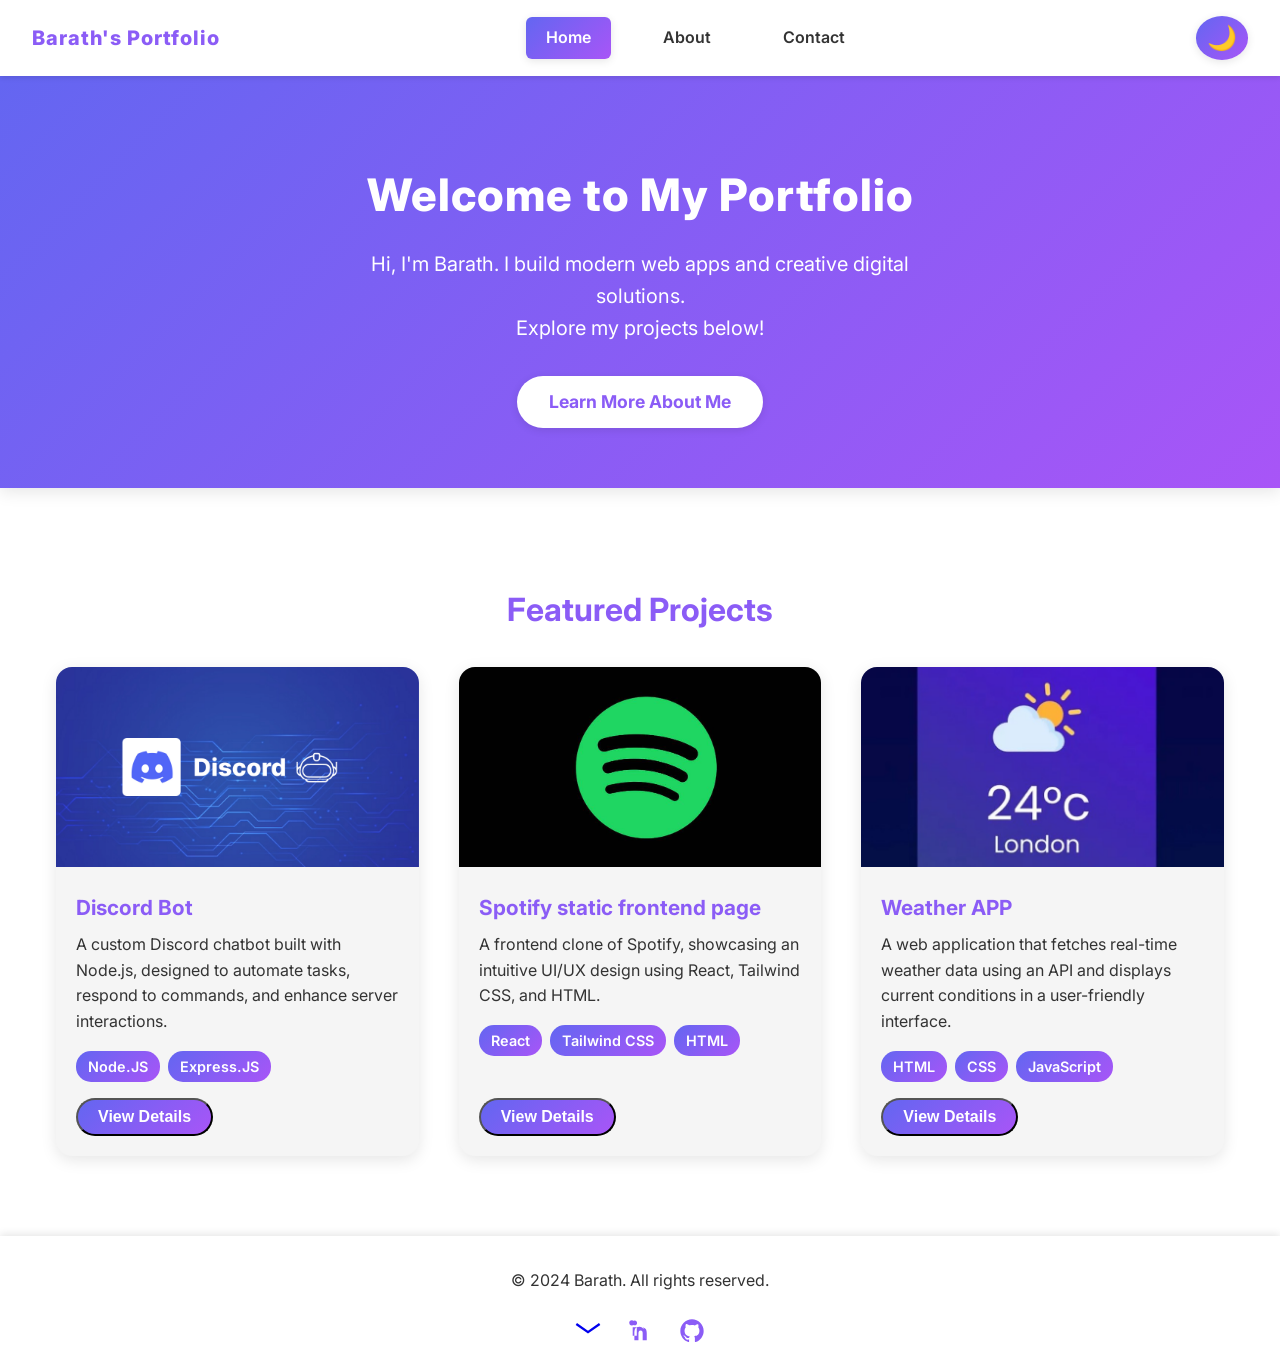
<file: index.html>
<!DOCTYPE html>
<html lang="en">
<head>
    <meta charset="UTF-8">
    <meta name="viewport" content="width=device-width, initial-scale=1.0">
    <title>Portfolio - Home</title>
    <link rel="stylesheet" href="style.css">
    <link href="https://fonts.googleapis.com/css2?family=Inter:wght@400;600;800&display=swap" rel="stylesheet">
</head>
<body>
    <nav class="navbar" aria-label="Main Navigation">
        <div class="nav-brand">
           
            <span class="brand-title">Barath's Portfolio</span>
        </div>
        <div class="nav-links">
            <a href="index.html" class="active" aria-current="page">Home</a>
            <a href="about.html">About</a>
            <a href="contact.html">Contact</a>
        </div>
        <button id="themeToggle" class="theme-toggle" aria-label="Toggle dark mode">
            🌙
        </button>
    </nav>

    <header class="hero">
        <div class="hero-content">
            <h1>Welcome to My Portfolio</h1>
            <p>Hi, I'm Barath. I build modern web apps and creative digital solutions.<br>Explore my projects below!</p>
            <a href="about.html" class="hero-btn">Learn More About Me</a>
        </div>
    </header>

    <main>
        <h2 class="section-title">Featured Projects</h2>
        <div class="projects-grid">
            <div class="project-card" tabindex="0" aria-haspopup="dialog" data-project="discord-bot">
                <div class="project-image">
                    <img src="./images/discord-bot.jpg" alt="Discord Bot project screenshot">
                </div>
                <div class="project-content">
                    <h3>Discord Bot</h3>
                    <p>A custom Discord chatbot built with Node.js, designed to automate tasks, respond to commands, and enhance server interactions.</p>
                    <div class="project-tech">
                        <span>Node.JS</span>
                        <span>Express.JS</span>
                    </div>
                    <button class="project-link" aria-label="View Discord Bot project details" data-modal="discord-bot">View Details</button>
                </div>
            </div>
            <div class="project-card" tabindex="0" aria-haspopup="dialog" data-project="spotify">
                <div class="project-image">
                    <img src="./images/spotify.jpg" alt="Spotify frontend clone screenshot">
                </div>
                <div class="project-content">
                    <h3>Spotify static frontend page</h3>
                    <p>A frontend clone of Spotify, showcasing an intuitive UI/UX design using React, Tailwind CSS, and HTML.</p>
                    <div class="project-tech">
                        <span>React</span>
                        <span>Tailwind CSS</span>
                        <span>HTML</span>
                    </div>
                    <button class="project-link" aria-label="View Spotify frontend project details" data-modal="spotify">View Details</button>
                </div>
            </div>
            <div class="project-card" tabindex="0" aria-haspopup="dialog" data-project="weatherapp">
                <div class="project-image">
                    <img src="./images/weatherapp.jpg" alt="Weather App screenshot">
                </div>
                <div class="project-content">
                    <h3>Weather APP</h3>
                    <p>A web application that fetches real-time weather data using an API and displays current conditions in a user-friendly interface.</p>
                    <div class="project-tech">
                        <span>HTML</span>
                        <span>CSS</span>
                        <span>JavaScript</span>
                    </div>
                    <button class="project-link" aria-label="View Weather App project details" data-modal="weatherapp">View Details</button>
                </div>
            </div>
        </div>
    </main>

    <!-- Project Detail Modals -->
    <div id="modal-overlay" class="modal-overlay" tabindex="-1" aria-hidden="true">
      <div class="modal" role="dialog" aria-modal="true" aria-labelledby="modal-title" aria-describedby="modal-desc">
        <button class="modal-close" aria-label="Close project details">&times;</button>
        <div id="modal-content"></div>
      </div>
    </div>

    <footer class="footer">
      <div class="footer-content">
        <span>&copy; 2024 Barath. All rights reserved.</span>
        <div class="footer-links">
          <a href="mailto:barath@example.com" aria-label="Email"><svg class="footer-icon" viewBox="0 0 24 24"><path d="M2 4h20v16H2z" fill="none"/><path d="M22 6l-10 7L2 6" stroke="currentColor" stroke-width="2" fill="none"/></svg></a>
          <a href="#" aria-label="LinkedIn"><svg class="footer-icon" viewBox="0 0 24 24"><circle cx="4.983" cy="5.009" r="2.188"/><path d="M9.237 8.855v7.145h-3.5V8.855h3.5zm-1.75-1.75c-1.104 0-2-.896-2-2s.896-2 2-2 2 .896 2 2-.896 2-2 2zm7.5 1.75v1.357h-.025c-.484-.92-1.668-1.89-3.425-1.89-3.662 0-4.35 2.41-4.35 5.548v6.035h3.5v-5.357c0-1.276.023-2.92 1.78-2.92 1.78 0 1.825 1.39 1.825 2.82v5.457h3.5v-5.857c0-2.79-.6-4.857-3.5-4.857z"/></svg></a>
          <a href="#" aria-label="GitHub"><svg class="footer-icon" viewBox="0 0 24 24"><path d="M12 2C6.477 2 2 6.477 2 12c0 4.418 2.867 8.166 6.839 9.489.5.092.682-.217.682-.483 0-.237-.009-.868-.013-1.703-2.782.604-3.369-1.342-3.369-1.342-.454-1.154-1.11-1.461-1.11-1.461-.908-.62.069-.608.069-.608 1.004.07 1.532 1.032 1.532 1.032.892 1.529 2.341 1.088 2.91.832.091-.647.35-1.088.636-1.339-2.22-.253-4.555-1.112-4.555-4.951 0-1.093.39-1.988 1.029-2.688-.103-.253-.446-1.272.098-2.65 0 0 .84-.27 2.75 1.025A9.564 9.564 0 0112 6.844c.85.004 1.705.115 2.504.337 1.909-1.295 2.748-1.025 2.748-1.025.546 1.378.202 2.397.1 2.65.64.7 1.028 1.595 1.028 2.688 0 3.848-2.338 4.695-4.566 4.944.359.309.678.919.678 1.852 0 1.336-.012 2.415-.012 2.744 0 .268.18.579.688.481C19.135 20.163 22 16.418 22 12c0-5.523-4.477-10-10-10z"/></svg></a>
        </div>
      </div>
    </footer>

    <script src="script.js"></script>
</body>
</html>
</file>
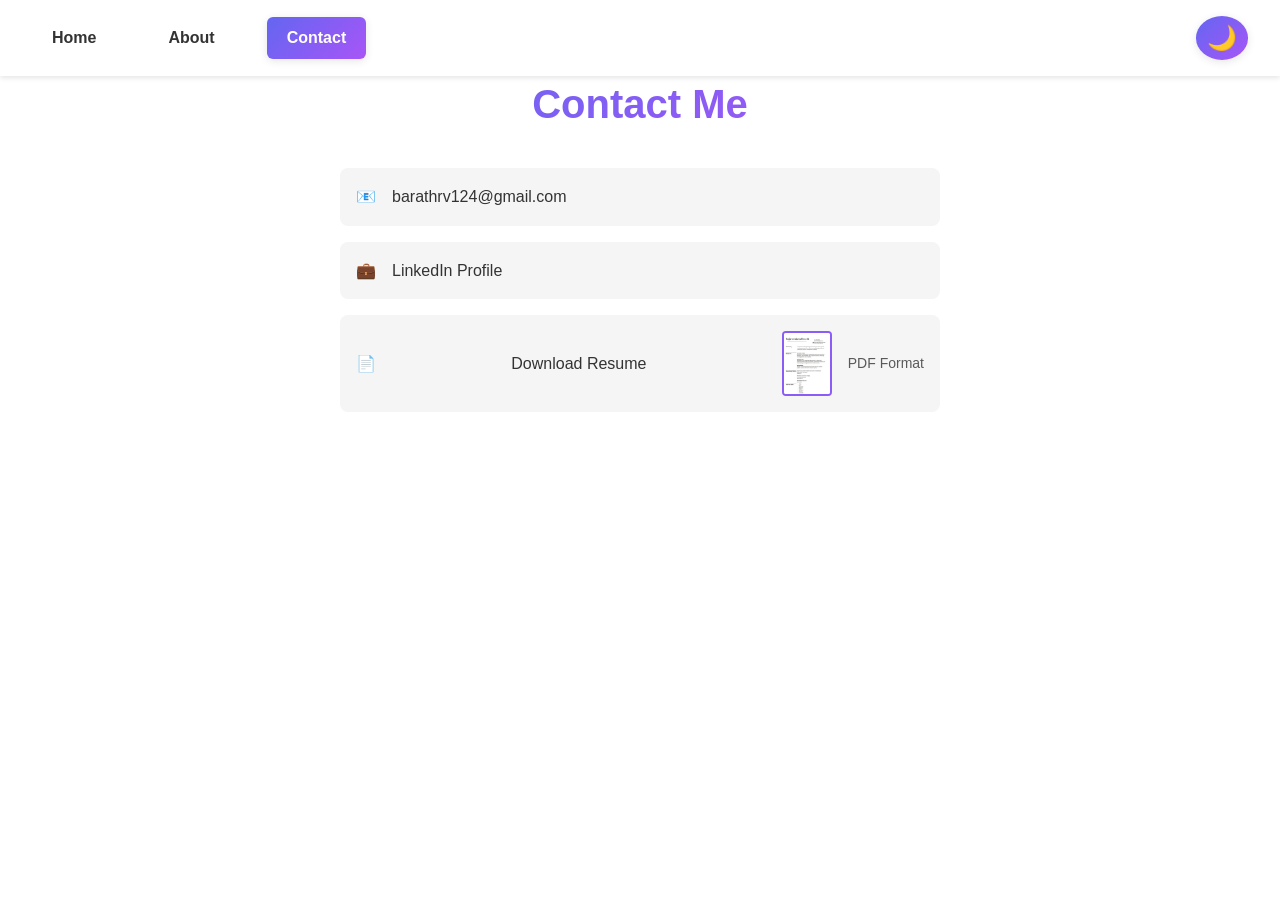
<file: contact.html>
<!DOCTYPE html>
<html lang="en">
<head>
    <meta charset="UTF-8">
    <meta name="viewport" content="width=device-width, initial-scale=1.0">
    <title>Portfolio - Contact</title>
    <link rel="stylesheet" href="style.css">
</head>
<body>
    <nav class="navbar">
        <div class="nav-links">
            <a href="index.html">Home</a>
            <a href="about.html">About</a>
            <a href="contact.html" class="active">Contact</a>
        </div>
        <button id="themeToggle" class="theme-toggle">🌙</button>
    </nav>

    <main>
        <div class="contact-container">
            <h1>Contact Me</h1>
            <div class="contact-links">
                <a href="mailto:barathrv124@gmail.com" class="contact-item">
                    <span>📧</span>
                    barathrv124@gmail.com
                </a>
                <a href="https://www.linkedin.com/in/raja-venkata-barath-4aa634302" class="contact-item" target="_blank">
                    <span>💼</span>
                    LinkedIn Profile
                </a>
                <a href="./public/Barath_Resume.pdf" class="contact-item resume-item" download>
                    <span>📄</span>
                    Download Resume
                    <div class="resume-preview">
                        <img src="./images/resumepreview.jpg" alt="Resume Preview" class="resume-thumbnail">
                        <span class="resume-format">PDF Format</span>
                    </div>
                </a>
            </div>
        </div>
    </main>

    <script src="script.js"></script>
</body>
</html>
</file>
<file: style.css>
:root {
    --bg-color: #ffffff;
    --text-color: #333333;
    --card-bg: #f5f5f5;
    --nav-bg: #ffffff;
    --shadow: rgba(0, 0, 0, 0.1);
    --accent-gradient: linear-gradient(135deg, #6366f1 0%, #a855f7 100%);
    --accent-color: #8b5cf6;
    --hover-gradient: linear-gradient(135deg, #4f46e5 0%, #9333ea 100%);
    --hover-color: #7c3aed;
}

[data-theme="dark"] {
    --bg-color: #1a1a1a;
    --text-color: #ffffff;
    --card-bg: #2d2d2d;
    --nav-bg: #2d2d2d;
    --shadow: rgba(255, 255, 255, 0.1);
    --accent-gradient: linear-gradient(135deg, #6366f1 0%, #a855f7 100%);
    --accent-color: #8b5cf6;
    --hover-gradient: linear-gradient(135deg, #4f46e5 0%, #9333ea 100%);
    --hover-color: #7c3aed;
}

* {
    margin: 0;
    padding: 0;
    box-sizing: border-box;
}

body {
    font-family: 'Inter', Arial, sans-serif;
    background-color: var(--bg-color);
    color: var(--text-color);
    transition: background-color 0.3s, color 0.3s;
    line-height: 1.6;
}

.navbar {
    position: fixed;
    top: 0;
    left: 0;
    right: 0;
    background-color: var(--nav-bg);
    padding: 1rem 2rem;
    display: flex;
    justify-content: space-between;
    align-items: center;
    box-shadow: 0 2px 5px var(--shadow);
    z-index: 1000;
}

.nav-brand {
    display: flex;
    align-items: center;
    gap: 0.75rem;
}

.nav-logo {
    width: 36px;
    height: 36px;
    border-radius: 50%;
    box-shadow: 0 2px 8px var(--shadow);
}

.brand-title {
    font-weight: 800;
    font-size: 1.25rem;
    letter-spacing: 1px;
    color: var(--accent-color);
}

.nav-links {
    display: flex;
    gap: 2rem;
}

.nav-links a {
    color: var(--text-color);
    text-decoration: none;
    font-weight: 600;
    padding: 0.5rem 1.25rem;
    border-radius: 6px;
    transition: all 0.3s ease;
    font-size: 1rem;
}

.nav-links a:hover,
.nav-links a.active {
    background: var(--accent-gradient);
    color: white;
    box-shadow: 0 2px 8px var(--shadow);
}

.theme-toggle {
    background: var(--accent-gradient);
    color: white;
    border: none;
    border-radius: 50%;
    font-size: 1.5rem;
    cursor: pointer;
    padding: 0.5rem 0.7rem;
    margin-left: 1.5rem;
    transition: transform 0.3s, background 0.3s;
    box-shadow: 0 2px 8px var(--shadow);
}

.theme-toggle:hover {
    transform: scale(1.1) rotate(-10deg);
    background: var(--hover-gradient);
}

.hero {
    width: 100%;
    background: var(--accent-gradient);
    color: #fff;
    padding: 100px 0 60px 0;
    display: flex;
    align-items: center;
    justify-content: center;
    margin-top: 60px;
    box-shadow: 0 4px 16px var(--shadow);
    animation: fadeInDown 1s cubic-bezier(0.23, 1, 0.32, 1);
}

.hero-content {
    text-align: center;
    max-width: 600px;
}

.hero h1 {
    font-size: 2.8rem;
    font-weight: 800;
    margin-bottom: 1rem;
    letter-spacing: 1px;
    color: #fff !important;
    background: none !important;
    -webkit-background-clip: border-box !important;
    -webkit-text-fill-color: #fff !important;
    background-clip: border-box !important;
}

.hero p {
    font-size: 1.25rem;
    margin-bottom: 2rem;
    font-weight: 400;
}

.hero-btn {
    background: #fff;
    color: var(--accent-color);
    padding: 0.75rem 2rem;
    border-radius: 30px;
    font-weight: 700;
    font-size: 1.1rem;
    text-decoration: none;
    box-shadow: 0 2px 8px var(--shadow);
    transition: background 0.3s, color 0.3s, transform 0.2s;
    border: none;
    outline: none;
    display: inline-block;
}

.hero-btn:hover {
    background: var(--hover-gradient);
    color: #fff;
    transform: translateY(-2px) scale(1.04);
}

main {
    margin-top: 40px;
    padding: 2rem 1rem;
    max-width: 1200px;
    margin-left: auto;
    margin-right: auto;
}

.section-title {
    font-size: 2rem;
    font-weight: 700;
    margin-bottom: 1.5rem;
    color: var(--accent-color);
    text-align: center;
}

.projects-grid {
    display: grid;
    grid-template-columns: repeat(auto-fit, minmax(320px, 1fr));
    gap: 2.5rem;
    margin-top: 2rem;
}

.project-card {
    background-color: var(--card-bg);
    border-radius: 16px;
    overflow: hidden;
    box-shadow: 0 4px 16px var(--shadow);
    transition: transform 0.3s, box-shadow 0.3s;
    display: flex;
    flex-direction: column;
    min-height: 420px;
    cursor: pointer;
    transition: box-shadow 0.3s, transform 0.3s, filter 0.3s;
}

.project-card:hover {
    transform: translateY(-8px) scale(1.02);
    box-shadow: 0 8px 32px var(--shadow);
}

.project-card:focus {
    outline: 2px solid var(--accent-color);
    filter: brightness(1.03);
}

.project-image {
    width: 100%;
    height: 200px;
    overflow: hidden;
    background: #eee;
}

.project-image img {
    width: 100%;
    height: 100%;
    object-fit: cover;
    transition: transform 0.3s;
}

.project-card:hover .project-image img {
    transform: scale(1.07);
}

.project-content {
    padding: 1.5rem 1.25rem 1.25rem 1.25rem;
    flex: 1;
    display: flex;
    flex-direction: column;
    justify-content: space-between;
}

.project-content h3 {
    font-size: 1.3rem;
    font-weight: 700;
    margin-bottom: 0.5rem;
    color: var(--accent-color);
}

.project-content p {
    font-size: 1rem;
    margin-bottom: 1rem;
    color: var(--text-color);
}

.project-tech {
    display: flex;
    gap: 0.5rem;
    margin-bottom: 1rem;
    flex-wrap: wrap;
}

.project-tech span {
    background: var(--accent-gradient);
    color: white;
    padding: 0.25rem 0.75rem;
    border-radius: 15px;
    font-size: 0.9rem;
    font-weight: 600;
}

.project-link {
    margin-top: auto;
    background: var(--accent-gradient);
    color: #fff;
    padding: 0.5rem 1.25rem;
    border-radius: 20px;
    text-decoration: none;
    font-weight: 600;
    font-size: 1rem;
    align-self: flex-start;
    transition: background 0.3s, color 0.3s, transform 0.2s;
}

.project-link:hover {
    background: var(--hover-gradient);
    color: #fff;
    transform: translateY(-2px) scale(1.04);
}

/* About Page */
.about-container {
    max-width: 800px;
    margin: 0 auto;
    display: grid;
    grid-template-columns: 1fr 2fr;
    gap: 3rem;
    align-items: start;
}

.profile-section {
    display: flex;
    justify-content: center;
    align-items: center;
    margin-bottom: 20px;
}

.profile-photo {
    width: 250px;
    height: 350px; 
    border-radius: 0%; 
    object-fit: cover; 
    box-shadow: 0 4px 6px rgba(0, 0, 0, 0.1); 
}


.profile-photo:hover {
    transform: scale(1.05);
}


.experience-timeline {
    margin: 2rem 0;
}

.experience-item {
    position: relative;
    padding-left: 2rem;
    padding-bottom: 2rem;
    border-left: 2px solid var(--accent-color);
}

.experience-item:last-child {
    padding-bottom: 0;
}

.experience-item::before {
    content: '';
    position: absolute;
    left: -8px;
    top: 0;
    width: 14px;
    height: 14px;
    border-radius: 50%;
    background: var(--accent-gradient);
}

.experience-date {
    font-weight: bold;
    color: var(--accent-color);
    margin-bottom: 0.5rem;
}

.experience-details {
    background-color: var(--card-bg);
    padding: 1.5rem;
    border-radius: 8px;
    box-shadow: 0 2px 4px var(--shadow);
}

.experience-details h3 {
    color: var(--accent-color);
    margin-bottom: 0.5rem;
}

.company {
    font-weight: 500;
    margin-bottom: 1rem;
}

.responsibilities {
    list-style-position: inside;
    padding-left: 1rem;
}

.responsibilities li {
    margin-bottom: 0.5rem;
}

.responsibilities li:last-child {
    margin-bottom: 0;
}

.skills-grid {
    display: grid;
    grid-template-columns: repeat(auto-fit, minmax(100px, 1fr));
    gap: 1.5rem;
    margin-top: 1.5rem;
}

.skill {
    background-color: var(--card-bg);
    padding: 1rem;
    border-radius: 8px;
    text-align: center;
    transition: transform 0.3s ease;
    display: flex;
    flex-direction: column;
    align-items: center;
    gap: 0.5rem;
}

.skill:hover {
    transform: translateY(-5px);
}

.skill img {
    width: 48px;
    height: 48px;
}

.skill span {
    font-size: 0.875rem;
    font-weight: 500;
}

/* Contact Page */
.contact-container {
    max-width: 600px;
    margin: 0 auto;
    text-align: center;
}

.contact-links {
    margin-top: 2rem;
    display: flex;
    flex-direction: column;
    gap: 1rem;
}

.contact-item {
    display: flex;
    align-items: center;
    gap: 1rem;
    color: var(--text-color);
    text-decoration: none;
    padding: 1rem;
    background-color: var(--card-bg);
    border-radius: 8px;
    transition: all 0.3s ease;
}

.contact-item:hover {
    transform: translateY(-2px);
    background: var(--accent-gradient);
    color: white;
}

/* Resume Section */
.resume-item {
    justify-content: space-between;
}

.resume-preview {
    display: flex;
    align-items: center;
    gap: 1rem;
}

.resume-thumbnail {
    width: 50px;
    height: 65px;
    object-fit: cover;
    border-radius: 4px;
    border: 2px solid var(--accent-color);
    transition: transform 0.3s ease;
}

.resume-item:hover .resume-thumbnail {
    transform: scale(1.1);
}

.resume-format {
    font-size: 0.875rem;
    opacity: 0.8;
}

h1 {
    margin-bottom: 1.5rem;
    font-size: 2.5rem;
    background: var(--accent-gradient);
    -webkit-background-clip: text;
    -webkit-text-fill-color: transparent;
    background-clip: text;
}

h2 {
    margin: 1.5rem 0 1rem;
    color: var(--accent-color);
}

p {
    margin-bottom: 1rem;
}

@keyframes fadeInDown {
    from { opacity: 0; transform: translateY(-40px); }
    to { opacity: 1; transform: translateY(0); }
}
@keyframes fadeInUp {
    from { opacity: 0; transform: translateY(40px); }
    to { opacity: 1; transform: translateY(0); opacity: 1; }
}

/* Modal Styles */
.modal-overlay {
    display: none;
    position: fixed;
    top: 0; left: 0; right: 0; bottom: 0;
    background: rgba(0,0,0,0.5);
    z-index: 2000;
    align-items: center;
    justify-content: center;
    transition: opacity 0.3s;
}
.modal-overlay.active {
    display: flex;
    opacity: 1;
}
.modal {
    background: var(--card-bg);
    border-radius: 16px;
    max-width: 500px;
    width: 90vw;
    padding: 2rem 1.5rem;
    box-shadow: 0 8px 32px var(--shadow);
    position: relative;
    animation: fadeInUp 0.4s;
}
.modal-close {
    position: absolute;
    top: 1rem;
    right: 1rem;
    background: none;
    border: none;
    font-size: 2rem;
    color: var(--accent-color);
    cursor: pointer;
    transition: color 0.2s;
}
.modal-close:hover {
    color: var(--hover-color);
}

/* Footer Styles */
.footer {
    background: var(--nav-bg);
    color: var(--text-color);
    padding: 2rem 0 1rem 0;
    text-align: center;
    margin-top: 3rem;
    box-shadow: 0 -2px 8px var(--shadow);
}
.footer-content {
    display: flex;
    flex-direction: column;
    align-items: center;
    gap: 1rem;
}
.footer-links {
    display: flex;
    gap: 1.5rem;
    margin-top: 0.5rem;
}
.footer-icon {
    width: 28px;
    height: 28px;
    fill: var(--accent-color);
    transition: fill 0.2s;
}
.footer-links a:hover .footer-icon {
    fill: var(--hover-color);
}

/* Fade-in for sections */
.fade-in {
    opacity: 0;
    transform: translateY(30px);
    transition: opacity 0.7s, transform 0.7s;
}
.fade-in.visible {
    opacity: 1;
    transform: translateY(0);
}

html {
    scroll-behavior: smooth;
}

@media (max-width: 900px) {
    .hero h1 {
        font-size: 2rem;
    }
    .projects-grid {
        grid-template-columns: 1fr;
    }
    .navbar {
        flex-direction: column;
        gap: 1rem;
        padding: 1rem;
    }
}

@media (max-width: 600px) {
    .hero {
        padding: 60px 0 30px 0;
    }
    .hero-content {
        padding: 0 1rem;
    }
    .section-title {
        font-size: 1.3rem;
    }
    .project-card {
        min-height: 340px;
    }
}

@media (max-width: 768px) {
    .about-container {
        grid-template-columns: 1fr;
        text-align: center;
        gap: 2rem;
    }
    
    .profile-section {
        display: flex;
        justify-content: center;
    }

    .nav-links {
        gap: 1rem;
    }

    .theme-toggle {
        right: 1rem;
    }

    main {
        padding: 1rem;
    }

    .resume-preview {
        flex-direction: column;
        gap: 0.5rem;
    }

    .experience-item {
        padding-left: 1.5rem;
    }

    .experience-details {
        padding: 1rem;
    }

    .responsibilities {
        padding-left: 0;
    }
}
</file>
